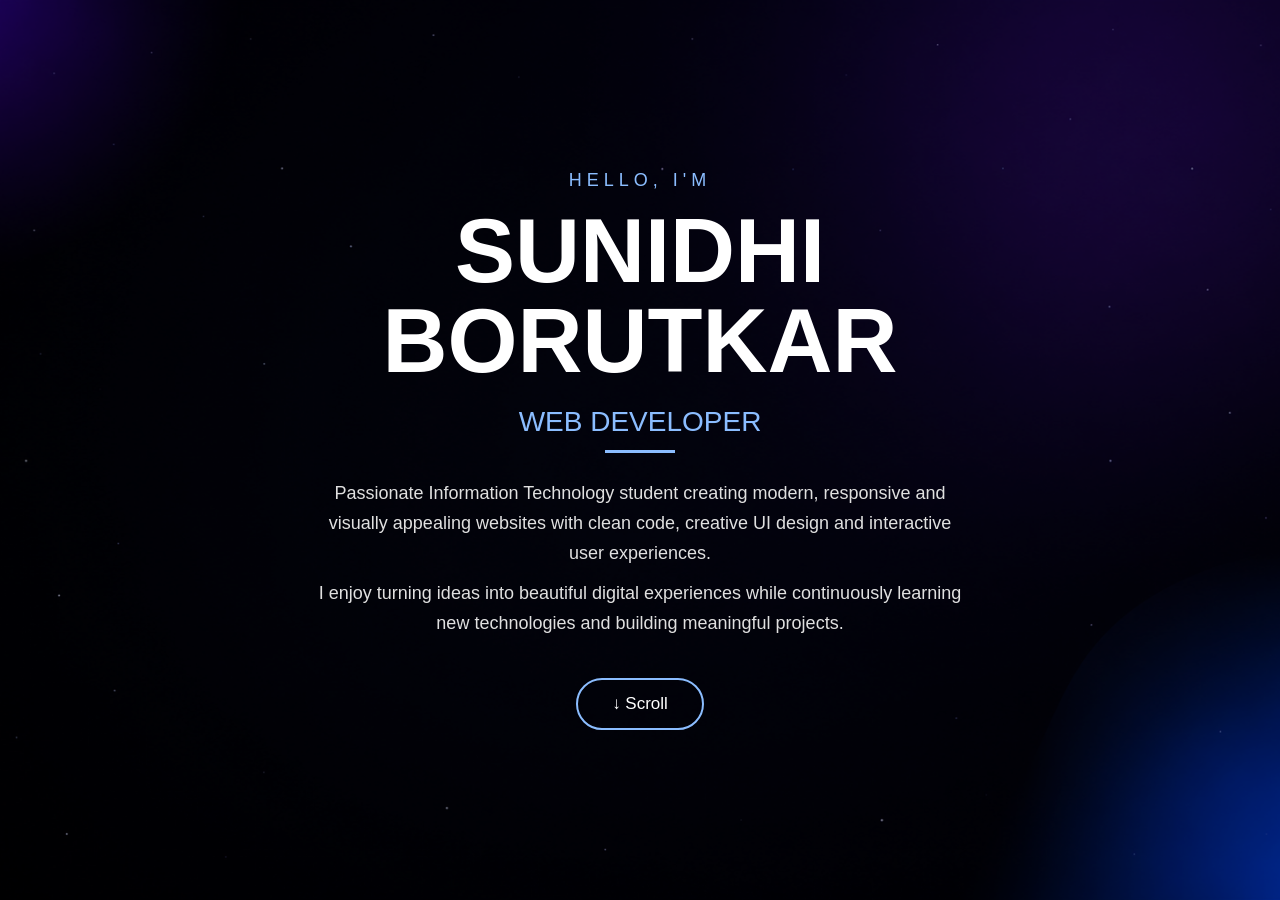
<file: index.html>
<!DOCTYPE html>
<html lang="en">
<head>
    <meta charset="UTF-8">
    <meta name="viewport" content="width=device-width, initial-scale=1.0">
    <link rel="stylesheet" href="style.css">
    <title>Document</title>
</head>
<body>
    <main class="hero">
    <h4 class="intro">HELLO, I'M</h4>
    <h1 class="name">
        SUNIDHI <br>
        BORUTKAR
    </h1>
    <h2 class="role">
        WEB DEVELOPER
    </h2>
    <p class="desc">
        Passionate Information Technology student creating modern,
        responsive and visually appealing websites with clean code,
        creative UI design and interactive user experiences.
    </p>
    <p class="desc2">
        I enjoy turning ideas into beautiful digital experiences while
        continuously learning new technologies and building meaningful projects.
    </p>
    <a href="./bento.html" class="scroll-btn">↓ Scroll</a>
</main>

</body>
</html>
</file>
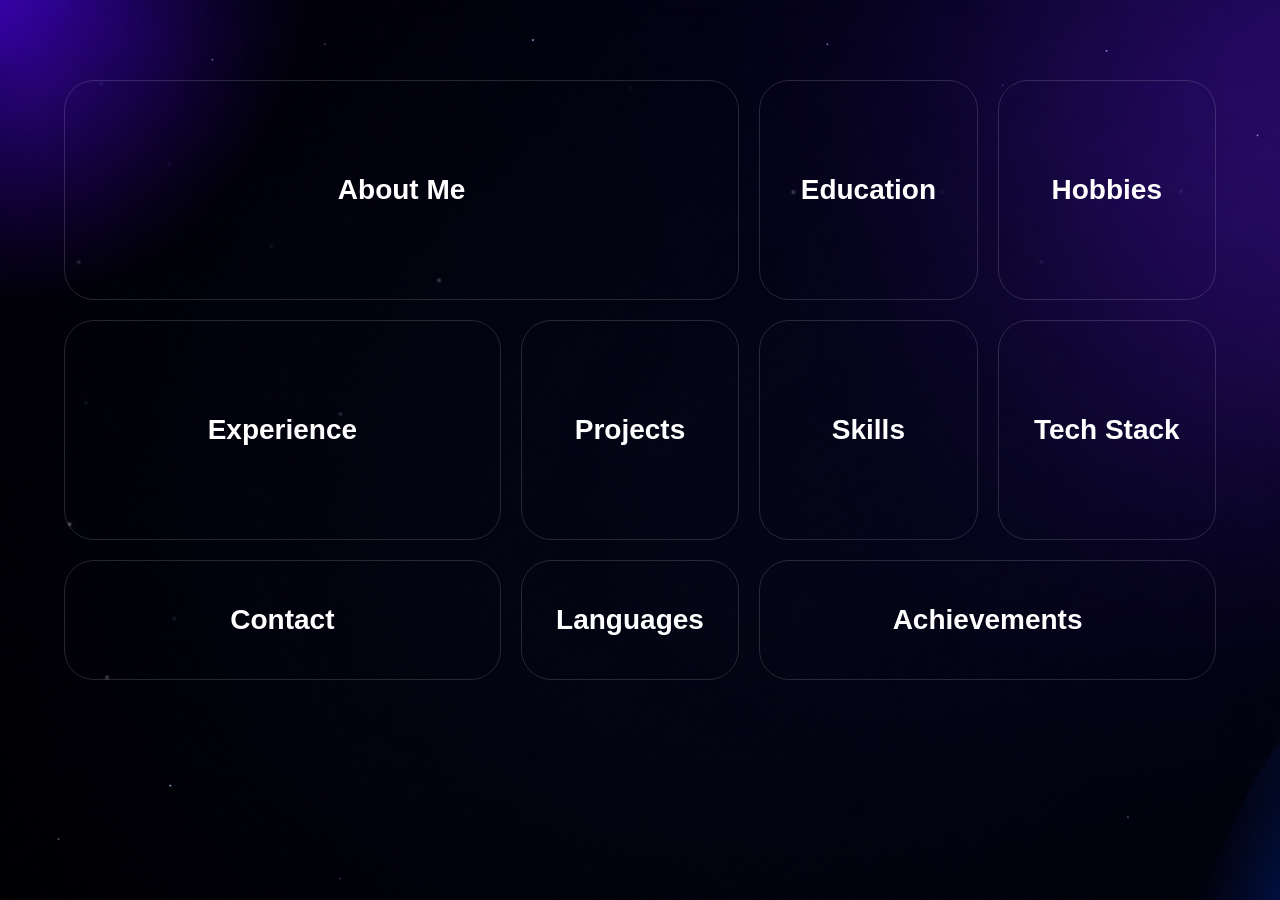
<file: bento.html>
<!DOCTYPE html>
<html lang="en">
<head>
    <meta charset="UTF-8">
    <meta name="viewport" content="width=device-width, initial-scale=1.0">
    <title>Document</title>
    <link rel="stylesheet" href="style2.css">
</head>
<body>
    <section class="bento">

   <a href="./cards/about_me.html" class="card about">
    <h2> About Me</h2>
</a>

<a href="./cards/education.html" class="card education">
    <h2>Education</h2>
</a>
<a href="./cards/hobbies.html" class="card hobbies">
    <h2>Hobbies</h2>
</a>

<a href="./cards/projects.html" class="card projects">
    <h2> Projects</h2>
</a>

<a href="./cards/skills.html" class="card skills">
    <h2> Skills</h2>
</a>

<a href="./cards/exp.html" class="card experience">
    <h2>Experience</h2>
</a>

<a href="./cards/tools.html" class="card tools">
    <h2> Tech Stack</h2>
</a>

<a href="./cards/contact.html" class="card contact">
    <h2> Contact</h2>
</a>

<a href="./cards/lang.html" class="card languages">
    <h2> Languages</h2>
</a>

<a href="./cards/achivements.html" class="card achievements">
    <h2> Achievements</h2>
</a>

</section>
</body>
</html>
</file>
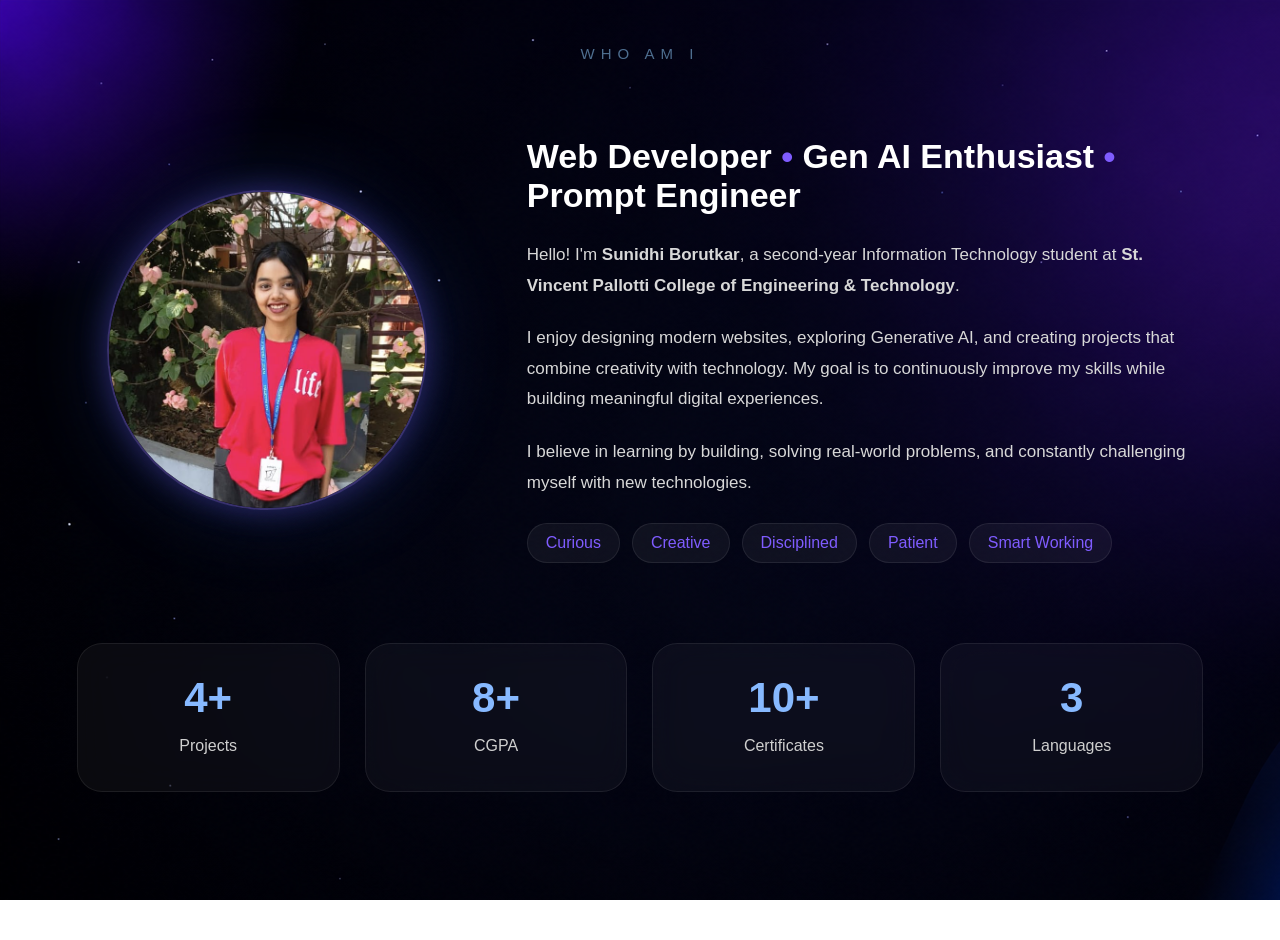
<file: cards/about_me.html>
<!DOCTYPE html>
<html lang="en">

<head>
    <meta charset="UTF-8">
    <meta name="viewport" content="width=device-width, initial-scale=1.0">
    <title>About Me | Sunidhi Borutkar</title>
    <link rel="stylesheet" href="style3.css">
</head>

<body>
    <section class="page">
        <div class="page-title">
            <p>WHO AM I</p>
        </div>

        <div class="about-container">
            <div class="about-image">
                <img src="../Images/WhatsApp Image 2026-07-20 at 10.54.25 PM.jpeg" alt="Sunidhi">
            </div>

            <div class="about-content">
                <h2>
                    Web Developer
                    <span>•</span>
                    Gen AI Enthusiast
                    <span>•</span>
                    Prompt Engineer
                </h2>

                <p>
                    Hello! I'm <strong>Sunidhi Borutkar</strong>, a second-year
                    Information Technology student at
                    <strong>St. Vincent Pallotti College of Engineering & Technology</strong>.
                </p>

                <p>
                    I enjoy designing modern websites, exploring Generative AI,
                    and creating projects that combine creativity with technology.
                    My goal is to continuously improve my skills while building
                    meaningful digital experiences.
                </p>

                <p>
                    I believe in learning by building, solving real-world problems,
                    and constantly challenging myself with new technologies.
                </p>

                <div class="tags">
                    <span>Curious</span>
                    <span>Creative</span>
                    <span>Disciplined</span>
                    <span>Patient</span>
                    <span>Smart Working</span>
                </div>
            </div>
        </div>

        <div class="stats">
            <div class="stat-card">
                <h2>4+</h2>
                <p>Projects</p>
            </div>

            <div class="stat-card">
                <h2>8+</h2>
                <p>CGPA</p>
            </div>

            <div class="stat-card">
                <h2>10+</h2>
                <p>Certificates</p>
            </div>

            <div class="stat-card">
                <h2>3</h2>
                <p>Languages</p>
            </div>

        </div>
    </section>

</body>
</html>
</file>
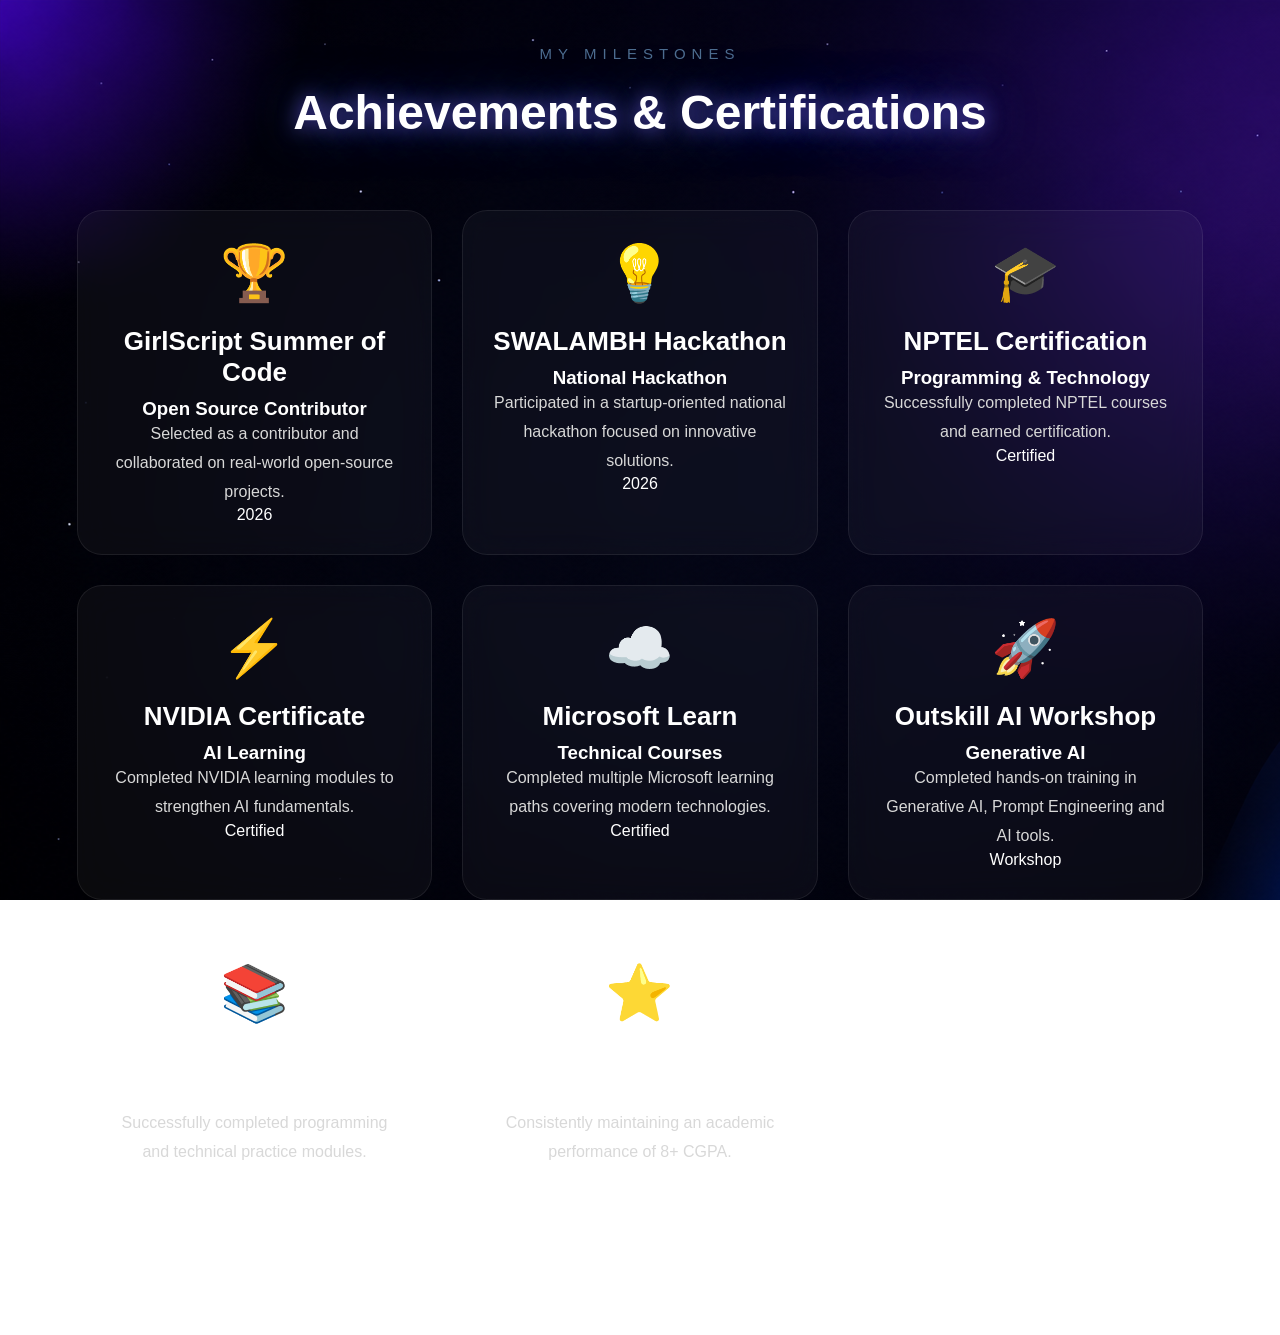
<file: cards/achivements.html>
<!DOCTYPE html>
<html lang="en">

<head>
    <meta charset="UTF-8">
    <meta name="viewport" content="width=device-width, initial-scale=1.0">
    <title>Achievements | Sunidhi Borutkar</title>
    <link rel="stylesheet" href="style3.css">
</head>

<body>

<section class="page">
    <div class="page-title">
        <p>MY MILESTONES</p>
        <h1>Achievements & Certifications</h1>
    </div>
    <div class="achievement-grid">

        <div class="achievement-card">
            <div class="icon">🏆</div>
            <h2>GirlScript Summer of Code</h2>
            <h3>Open Source Contributor</h3>
            <p>
                Selected as a contributor and collaborated on
                real-world open-source projects.
            </p>
            <span>2026</span>

        </div>

        <div class="achievement-card">
            <div class="icon">💡</div>
            <h2>SWALAMBH Hackathon</h2>
            <h3>National Hackathon</h3>
            <p>
                Participated in a startup-oriented national
                hackathon focused on innovative solutions.
            </p>
            <span>2026</span>

        </div>

        <div class="achievement-card">
            <div class="icon">🎓</div>
            <h2>NPTEL Certification</h2>
            <h3>Programming & Technology</h3>
            <p>
                Successfully completed NPTEL courses and
                earned certification.
            </p>
            <span>Certified</span>

        </div>

        <div class="achievement-card">
            <div class="icon">⚡</div>
            <h2>NVIDIA Certificate</h2>
            <h3>AI Learning</h3>
            <p>
                Completed NVIDIA learning modules to strengthen
                AI fundamentals.
            </p>
            <span>Certified</span>

        </div>

        <div class="achievement-card">
            <div class="icon">☁️</div>
            <h2>Microsoft Learn</h2>
            <h3>Technical Courses</h3>
            <p>
                Completed multiple Microsoft learning paths
                covering modern technologies.
            </p>
            <span>Certified</span>

        </div>

        <div class="achievement-card">
            <div class="icon">🚀</div>
            <h2>Outskill AI Workshop</h2>
            <h3>Generative AI</h3>
            <p>
                Completed hands-on training in Generative AI,
                Prompt Engineering and AI tools.
            </p>
            <span>Workshop</span>
        </div>

        <div class="achievement-card">
            <div class="icon">📚</div>
            <h2>CodeTantra</h2>
            <h3>Technical Learning</h3>
            <p>
                Successfully completed programming and
                technical practice modules.
            </p>
            <span>Completed</span>
        </div>

        <div class="achievement-card">
            <div class="icon">⭐</div>
            <h2>Academic Excellence</h2>
            <h3>B.Tech IT</h3>
            <p>
                Consistently maintaining an academic
                performance of 8+ CGPA.
            </p>
            <span>8+ CGPA</span>

        </div>
    </div>

</section>

</body>

</html>
</file>
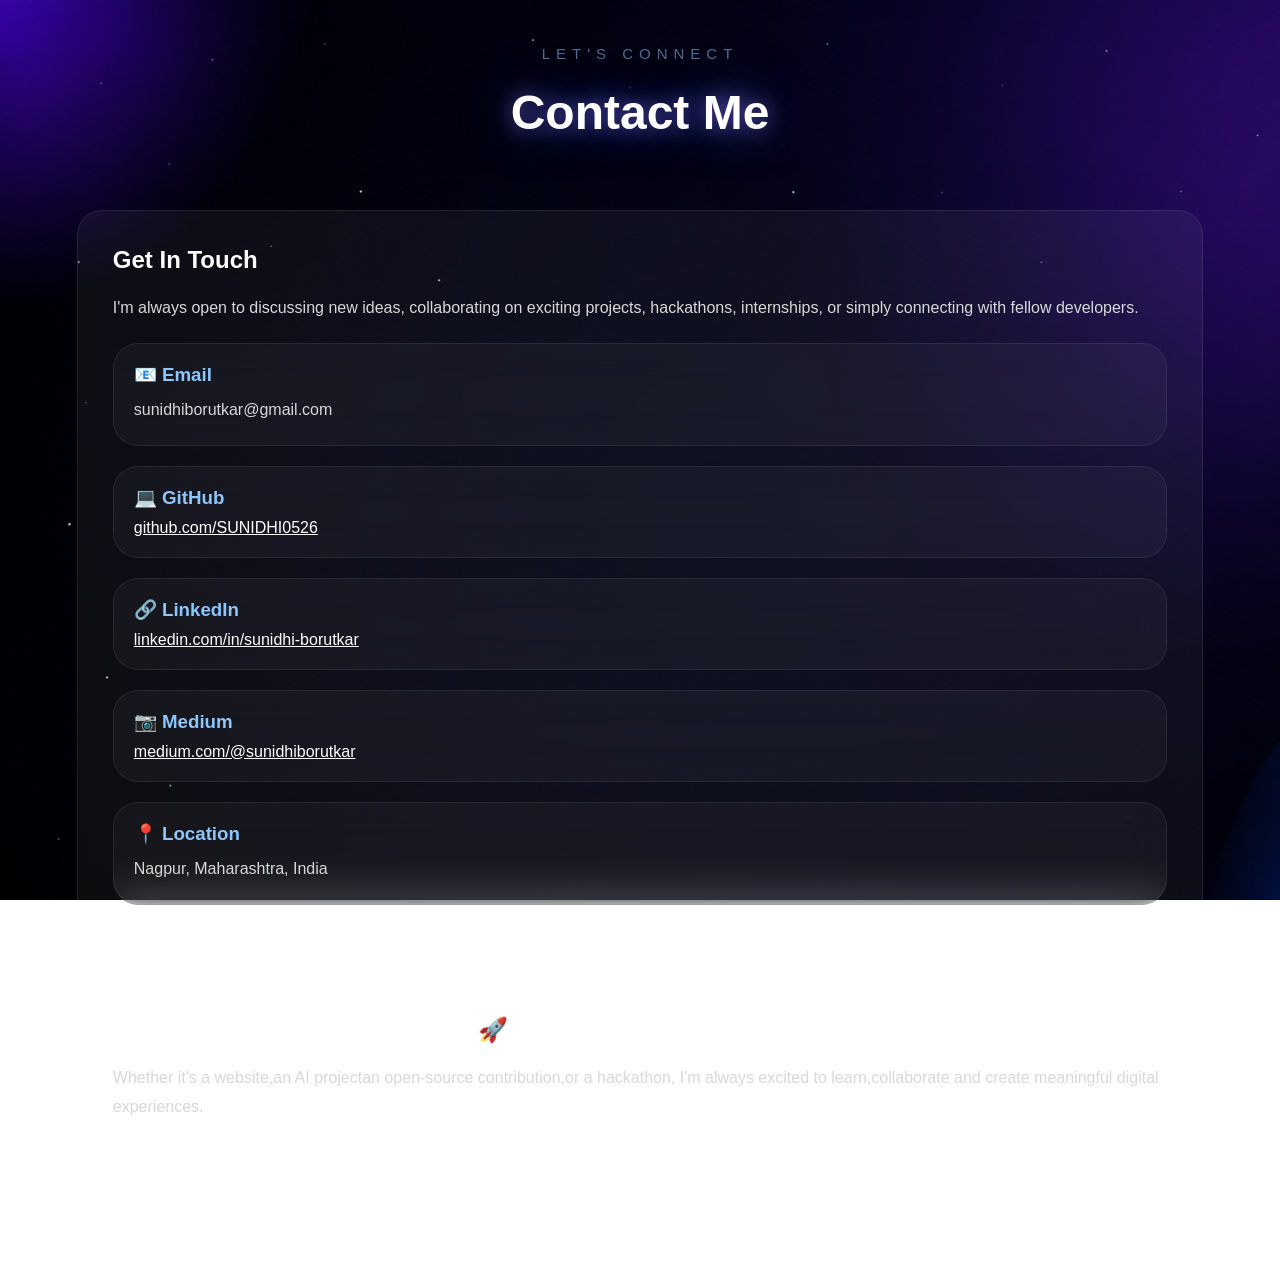
<file: cards/contact.html>
<!DOCTYPE html>
<html lang="en">

<head>
    <meta charset="UTF-8">
    <meta name="viewport" content="width=device-width, initial-scale=1.0">
    <title>Contact | Sunidhi Borutkar</title>
    <link rel="stylesheet" href="style3.css">
</head>

<body>

<section class="page">
    <div class="page-title">
        <p>LET'S CONNECT</p>
        <h1>Contact Me</h1>
    </div>

    <div class="contact-container">
        <div class="contact-info">
            <h2>Get In Touch</h2>
            <p>
                I'm always open to discussing new ideas,
                collaborating on exciting projects,
                hackathons, internships,
                or simply connecting with fellow developers.

            </p>

            <div class="contact-card">
                <h3>📧 Email</h3>
                <p>sunidhiborutkar@gmail.com</p>
            </div>

            <div class="contact-card">
                <h3>💻 GitHub</h3>
                <a href="https://github.com/SUNIDHI0526" target="_blank">
                    github.com/SUNIDHI0526
                </a>

            </div>

            <div class="contact-card">
                <h3>🔗 LinkedIn</h3>
                <a href="https://www.linkedin.com/in/sunidhi-borutkar/" target="_blank">
                    linkedin.com/in/sunidhi-borutkar
                </a>
            </div>

            <div class="contact-card">
                <h3>📷 Medium</h3>
                <a href="https://medium.com/@sunidhiborutkar" target="_blank">
                    medium.com/@sunidhiborutkar
                </a>

            </div>

            <div class="contact-card">
                <h3>📍 Location</h3>
                <p>Nagpur, Maharashtra, India</p>

            </div>

        </div>

        <div class="contact-message">
            <h2>Let's Build Something Amazing 🚀</h2>
            <p>

                Whether it's a website,an AI projectan open-source contribution,or a hackathon, I'm always excited to learn,collaborate and create meaningful digital experiences.
            </p>
        </div>

    </div>

</section>

</body>

</html>
</file>
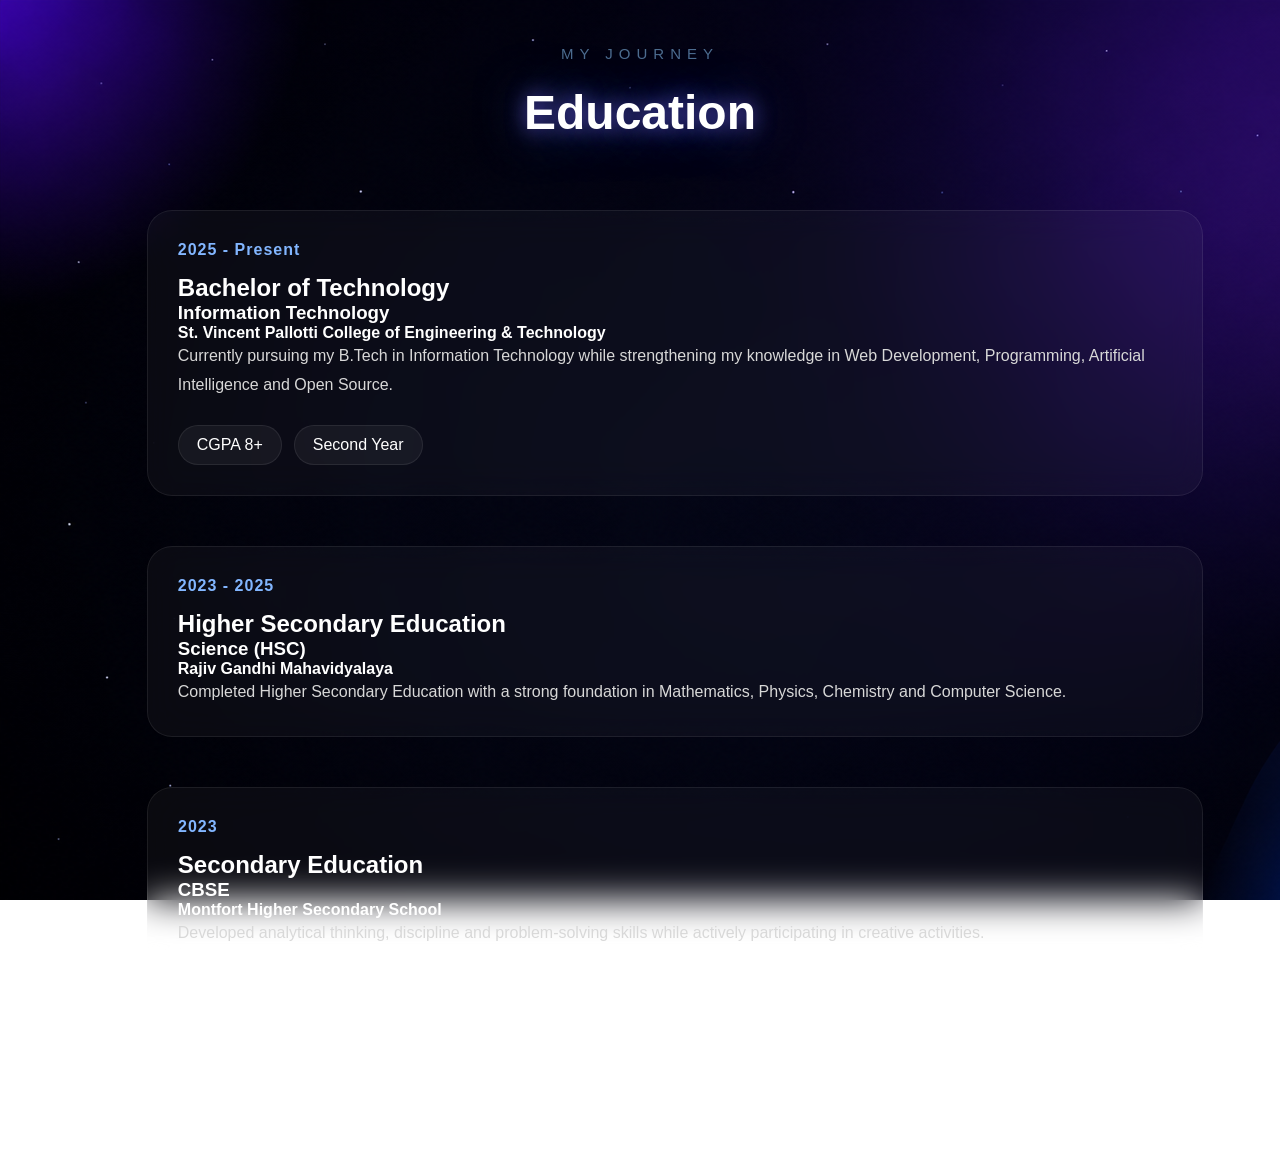
<file: cards/education.html>
<!DOCTYPE html>
<html lang="en">

<head>
    <meta charset="UTF-8">
    <meta name="viewport" content="width=device-width, initial-scale=1.0">
    <title>Education | Sunidhi Borutkar</title>
    <link rel="stylesheet" href="style3.css">
</head>

<body>

<section class="page">
    <div class="page-title">
        <p>MY JOURNEY</p>
        <h1>Education</h1>
    </div>

    <div class="timeline">
        <div class="timeline-card">
            <span class="year">2025 - Present</span>
            <h2>Bachelor of Technology</h2>
            <h3>Information Technology</h3>
            <h4>St. Vincent Pallotti College of Engineering & Technology</h4>

            <p>
                Currently pursuing my B.Tech in Information Technology while
                strengthening my knowledge in Web Development,
                Programming, Artificial Intelligence and Open Source.
            </p>

            <div class="chips">
                <span>CGPA 8+</span>
                <span>Second Year</span>

            </div>

        </div>



        <div class="timeline-card">
            <span class="year">2023 - 2025</span>
            <h2>Higher Secondary Education</h2>
            <h3>Science (HSC)</h3>
            <h4>Rajiv Gandhi Mahavidyalaya</h4>
            <p>
                Completed Higher Secondary Education with a strong
                foundation in Mathematics, Physics, Chemistry and Computer Science.
            </p>

        </div>

        <div class="timeline-card">
            <span class="year">2023</span>
            <h2>Secondary Education</h2>
            <h3>CBSE</h3>
            <h4>Montfort Higher Secondary School</h4>
            <p>
                Developed analytical thinking, discipline and problem-solving
                skills while actively participating in creative activities.
            </p>
        </div>
    </div>
</section>

</body>

</html>
</file>
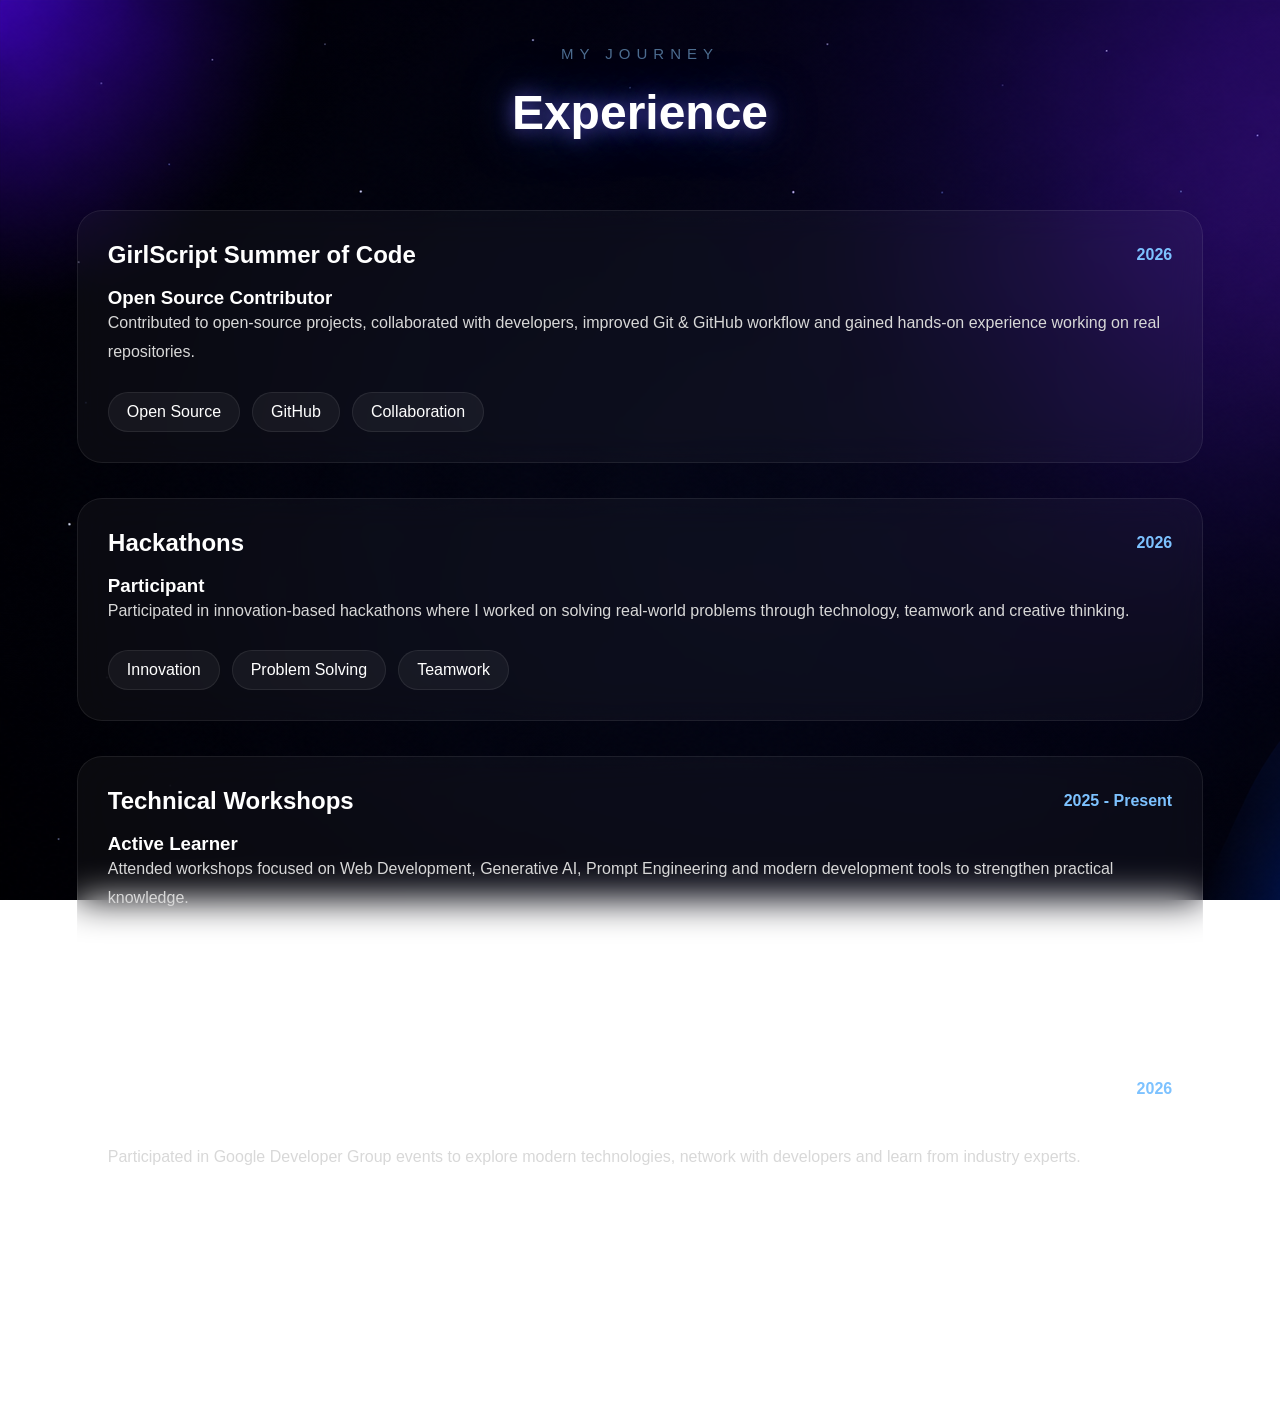
<file: cards/exp.html>
<!DOCTYPE html>
<html lang="en">

<head>
    <meta charset="UTF-8">
    <meta name="viewport" content="width=device-width, initial-scale=1.0">
    <title>Experience | Sunidhi Borutkar</title>
    <link rel="stylesheet" href="style3.css">
</head>

<body>

<section class="page">
    <div class="page-title">
        <p>MY JOURNEY</p>
        <h1>Experience</h1>
    </div>

    <div class="experience-container">
        <div class="experience-card">
            <div class="experience-head">
                <h2>GirlScript Summer of Code</h2>
                <span>2026</span>
            </div>
            <h3>Open Source Contributor</h3>
            <p>
                Contributed to open-source projects, collaborated with
                developers, improved Git & GitHub workflow and gained
                hands-on experience working on real repositories.
            </p>

            <div class="exp-tags">
                <span>Open Source</span>
                <span>GitHub</span>
                <span>Collaboration</span>

            </div>
        </div>

        <div class="experience-card">
            <div class="experience-head">
                <h2>Hackathons</h2>
                <span>2026</span>
            </div>
            <h3>Participant</h3>
            <p>
                Participated in innovation-based hackathons where I
                worked on solving real-world problems through
                technology, teamwork and creative thinking.
            </p>

            <div class="exp-tags">
                <span>Innovation</span>
                <span>Problem Solving</span>
                <span>Teamwork</span>
            </div>

        </div>

        <div class="experience-card">
            <div class="experience-head">
                <h2>Technical Workshops</h2>
                <span>2025 - Present</span>
            </div>
            <h3>Active Learner</h3>
            <p>
                Attended workshops focused on Web Development,
                Generative AI, Prompt Engineering and modern
                development tools to strengthen practical knowledge.
            </p>
            <div class="exp-tags">
                <span>Gen AI</span>
                <span>Web Dev</span>
                <span>Learning</span>

            </div>
        </div>

        <div class="experience-card">
            <div class="experience-head">
                <h2>GDG Events</h2>
                <span>2026</span>
            </div>

            <h3>Participant</h3>
            <p>
                Participated in Google Developer Group events to
                explore modern technologies, network with developers
                and learn from industry experts.
            </p>
            <div class="exp-tags">
                <span>Networking</span>
                <span>Google</span>
                <span>Community</span>

            </div>
        </div>

    </div>
</section>S
</body>

</html>
</file>
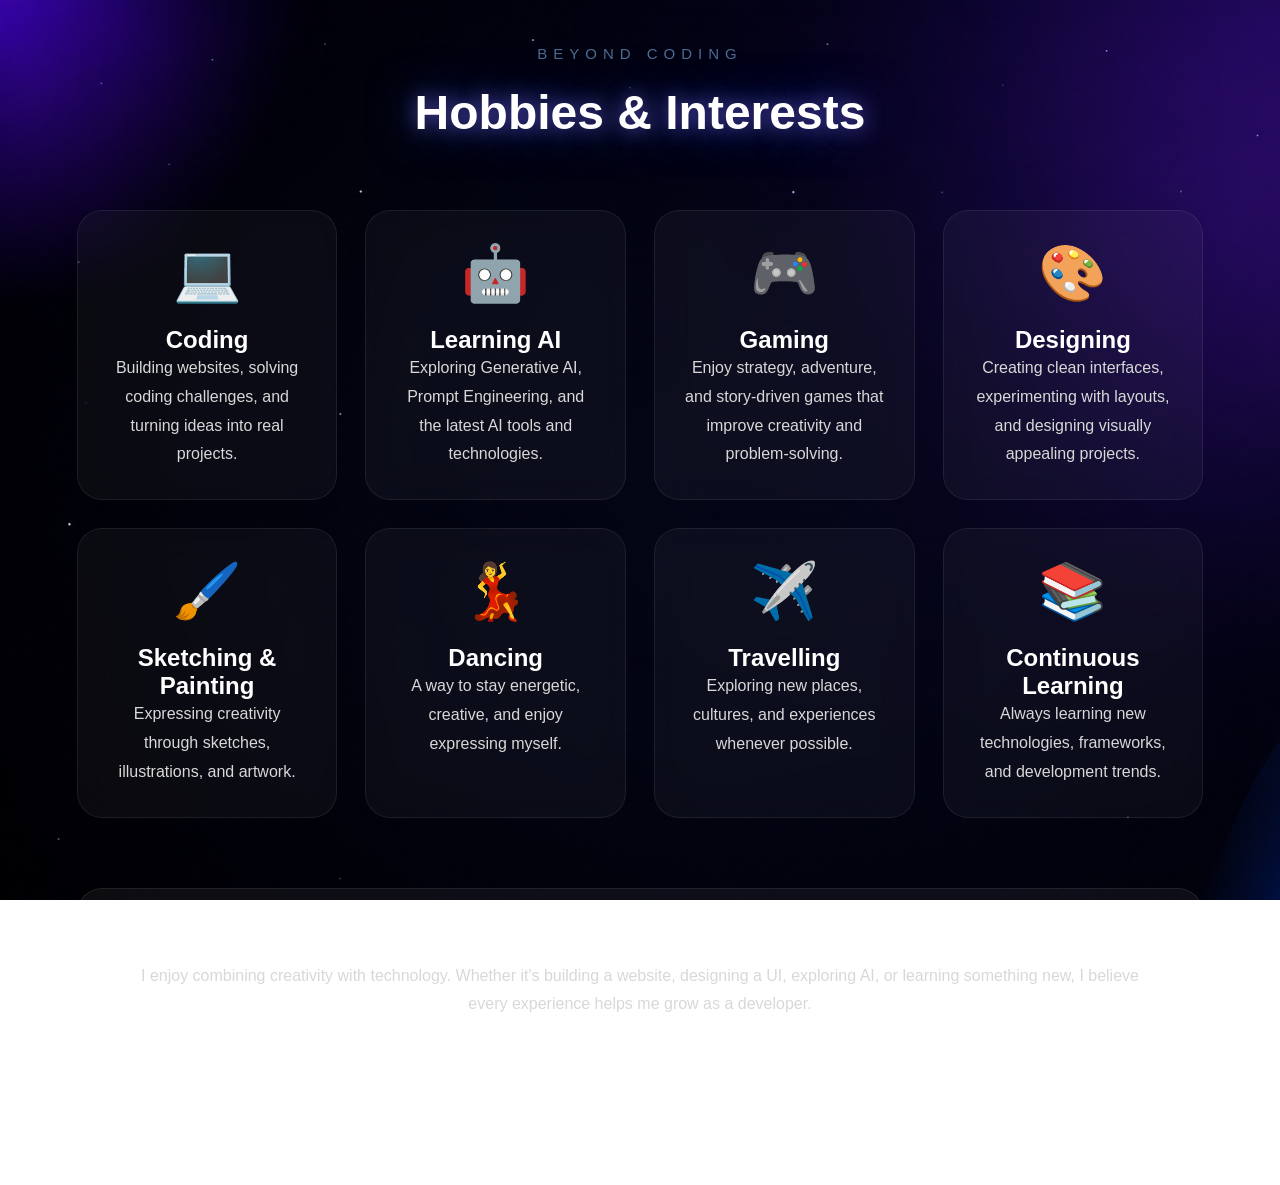
<file: cards/hobbies.html>
<!DOCTYPE html>
<html lang="en">

<head>
    <meta charset="UTF-8">
    <meta name="viewport" content="width=device-width, initial-scale=1.0">
    <title>Hobbies | Sunidhi Borutkar</title>
    <link rel="stylesheet" href="style3.css">
</head>

<body>

<section class="page">
    <div class="page-title">
        <p>BEYOND CODING</p>
        <h1>Hobbies & Interests</h1>
    </div>

    <div class="hobbies-grid">
        <div class="hobby-card">
            <div class="hobby-icon">💻</div>
            <h2>Coding</h2>
            <p>
                Building websites, solving coding challenges,
                and turning ideas into real projects.
            </p>

        </div>

        <div class="hobby-card">
            <div class="hobby-icon">🤖</div>
            <h2>Learning AI</h2>
            <p>
                Exploring Generative AI, Prompt Engineering,
                and the latest AI tools and technologies.
            </p>
        </div>

        <div class="hobby-card">
            <div class="hobby-icon">🎮</div>
            <h2>Gaming</h2>
            <p>
                Enjoy strategy, adventure, and story-driven games
                that improve creativity and problem-solving.
            </p>
        </div>


        <div class="hobby-card">
            <div class="hobby-icon">🎨</div>
            <h2>Designing</h2>

            <p>
                Creating clean interfaces, experimenting with layouts,
                and designing visually appealing projects.
            </p>
        </div>

        <div class="hobby-card">
            <div class="hobby-icon">🖌️</div>
            <h2>Sketching & Painting</h2>
            <p>
                Expressing creativity through sketches,
                illustrations, and artwork.
            </p>

        </div>

        <div class="hobby-card">
            <div class="hobby-icon">💃</div>
            <h2>Dancing</h2>
            <p>
                A way to stay energetic, creative,
                and enjoy expressing myself.
            </p>
        </div>

        <div class="hobby-card">
            <div class="hobby-icon">✈️</div>
            <h2>Travelling</h2>
            <p>
                Exploring new places, cultures,
                and experiences whenever possible.
            </p>
        </div>

        <div class="hobby-card">
            <div class="hobby-icon">📚</div>
            <h2>Continuous Learning</h2>
            <p>
                Always learning new technologies,
                frameworks, and development trends.
            </p>
        </div>
    </div>

    <div class="interest-box">
        <h2>What Drives Me?</h2>
        <p>

            I enjoy combining creativity with technology.
            Whether it's building a website, designing a UI,
            exploring AI, or learning something new,
            I believe every experience helps me grow as a developer.
        </p>

    </div>

</section>
</body>

</html>
</file>
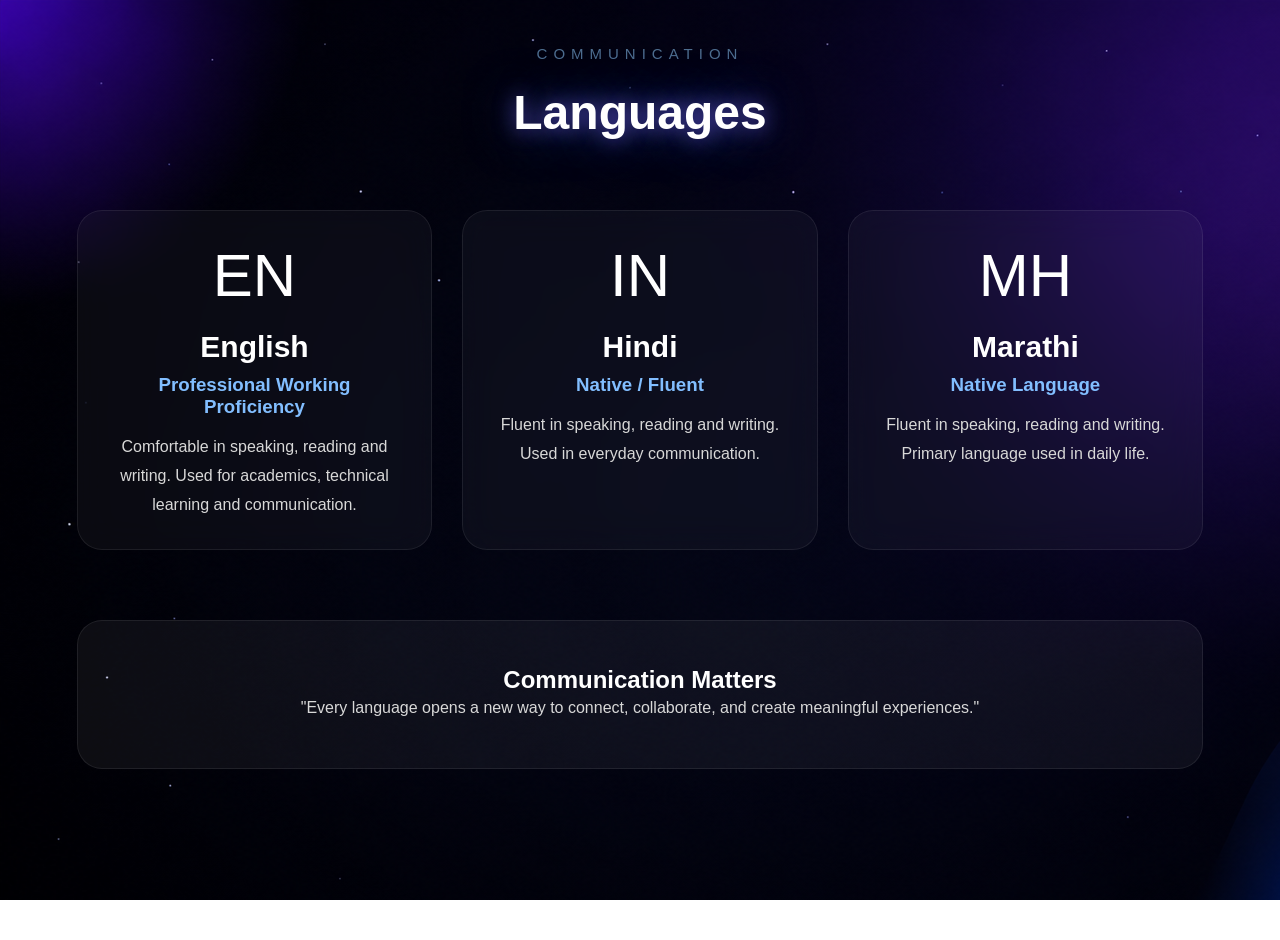
<file: cards/lang.html>
<!DOCTYPE html>
<html lang="en">

<head>
    <meta charset="UTF-8">
    <meta name="viewport" content="width=device-width, initial-scale=1.0">
    <title>Languages | Sunidhi Borutkar</title>
    <link rel="stylesheet" href="style3.css">
</head>

<body>

<section class="page">
    <div class="page-title">
        <p>COMMUNICATION</p>
        <h1>Languages</h1>
    </div>

    <div class="language-container">
        <div class="language-card">
            <div class="language-icon">
                EN
            </div>

            <h2>English</h2>
            <h3>Professional Working Proficiency</h3>
            <p>
                Comfortable in speaking, reading and writing.
                Used for academics, technical learning and communication.
            </p>

        </div>

        <div class="language-card">
            <div class="language-icon">
                IN
            </div>
            <h2>Hindi</h2>
            <h3>Native / Fluent</h3>
            <p>
                Fluent in speaking, reading and writing.
                Used in everyday communication.
            </p>
        </div>

        <div class="language-card">
            <div class="language-icon">
                MH
            </div>
            <h2>Marathi</h2>
            <h3>Native Language</h3>
            <p>
                Fluent in speaking, reading and writing.
                Primary language used in daily life.
            </p>
        </div>

    </div>

    <div class="quote-card">
        <h2>Communication Matters</h2>
        <p>
            "Every language opens a new way to connect, collaborate,
            and create meaningful experiences."
        </p>
    </div>

</section>

</body>

</html>
</file>
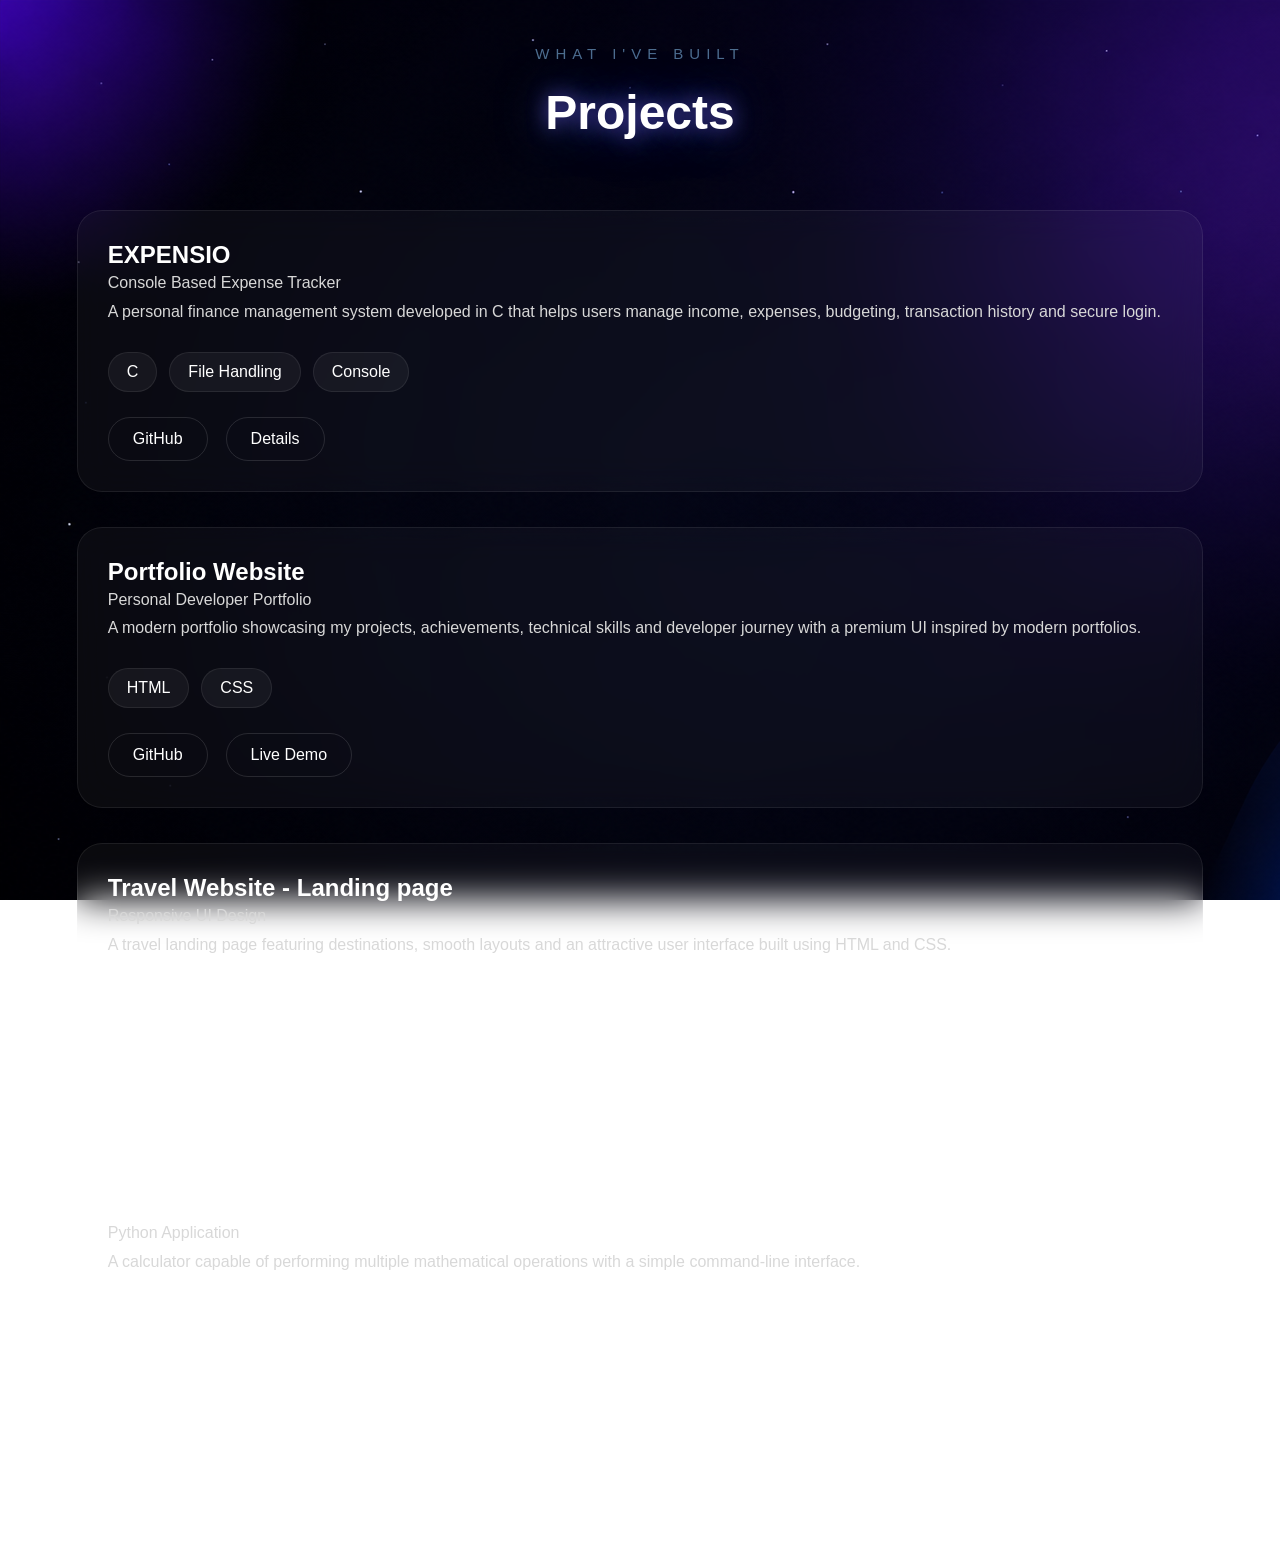
<file: cards/projects.html>
<!DOCTYPE html>
<html lang="en">

<head>
    <meta charset="UTF-8">
    <meta name="viewport" content="width=device-width, initial-scale=1.0">
    <title>Projects | Sunidhi Borutkar</title>
    <link rel="stylesheet" href="style3.css">
</head>

<body>

<section class="page">
    <div class="page-title">
        <p>WHAT I'VE BUILT</p>
        <h1>Projects</h1>
    </div>

    <div class="projects-grid">
        <div class="project-card">
            <h2>EXPENSIO</h2>
            <p class="project-type">
                Console Based Expense Tracker
            </p>
            <p>
                A personal finance management system developed in C that
                helps users manage income, expenses, budgeting,
                transaction history and secure login.
            </p>
            <div class="tech">
                <span>C</span>
                <span>File Handling</span>
                <span>Console</span>
            </div>

            <div class="buttons">
                <a href="#">GitHub</a>
                <a href="#">Details</a>
            </div>

        </div>

        <div class="project-card">
            <h2>Portfolio Website</h2>
            <p class="project-type">
                Personal Developer Portfolio
            </p>
            <p>
                A modern portfolio showcasing my projects,
                achievements, technical skills and developer journey
                with a premium UI inspired by modern portfolios.
            </p>

            <div class="tech">
                <span>HTML</span>
                <span>CSS</span>
            </div>

            <div class="buttons">
                <a href="#">GitHub</a>
                <a href="#">Live Demo</a>

            </div>
        </div>
        <div class="project-card">
            <h2>Travel Website - Landing page</h2>
            <p class="project-type">
                Responsive UI Design
            </p>
            <p>
                A travel landing page featuring destinations,
                smooth layouts and an attractive user interface
                built using HTML and CSS.
            </p>
            <div class="tech">
                <span>HTML</span>
                <span>CSS</span>

            </div>

            <div class="buttons">
                <a href="#">GitHub</a>
                <a href="#">Preview</a>
            </div>
        </div>

        <div class="project-card">
            <h2>Dynamic Calculator</h2>
            <p class="project-type">
                Python Application
            </p>
            <p>
                A calculator capable of performing multiple
                mathematical operations with a simple
                command-line interface.
            </p>
            <div class="tech">
                <span>Python</span>
            </div>

            <div class="buttons">
                <a href="#">GitHub</a>
                <a href="#">Details</a>

            </div>
        </div>
    </div>

</section>
</body>

</html>
</file>
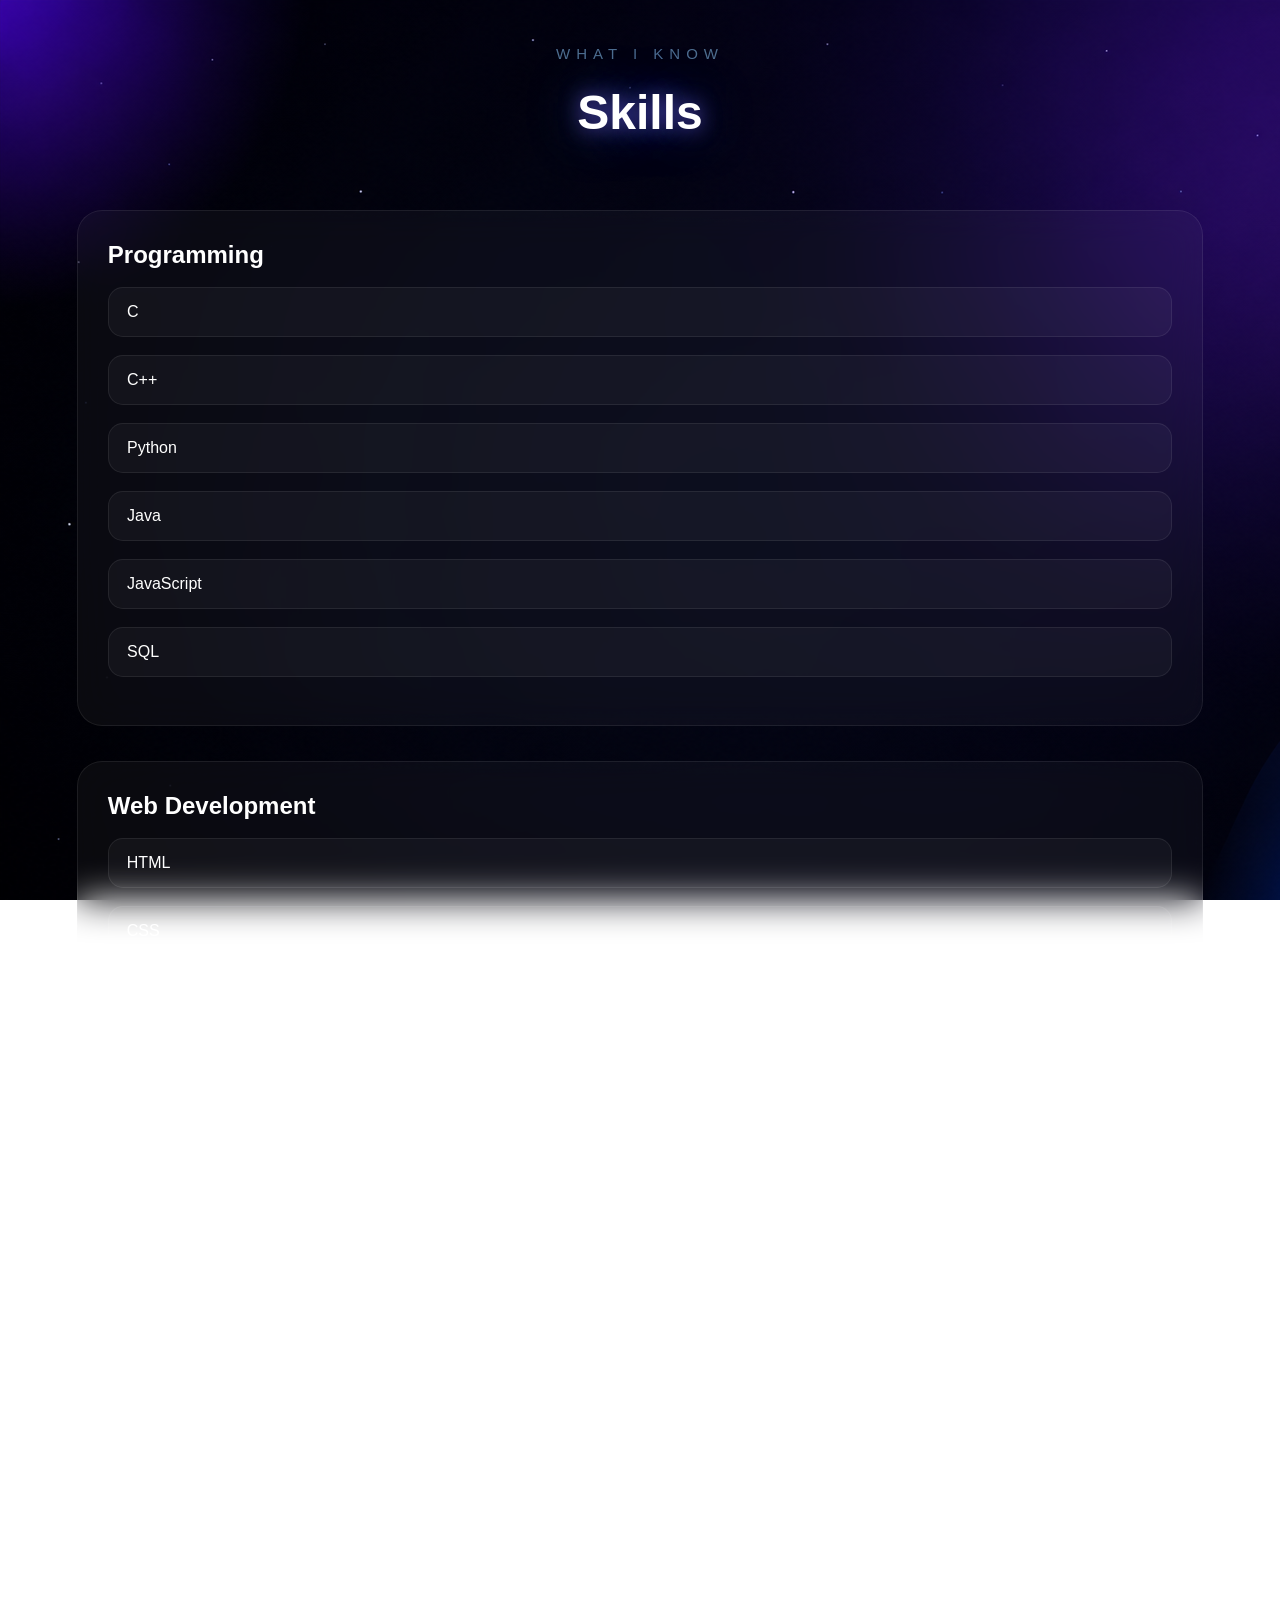
<file: cards/skills.html>
<!DOCTYPE html>
<html lang="en">

<head>
    <meta charset="UTF-8">
    <meta name="viewport" content="width=device-width, initial-scale=1.0">
    <title>Skills | Sunidhi Borutkar</title>
    <link rel="stylesheet" href="style3.css">
</head>

<body>
<section class="page">
    <div class="page-title">
        <p>WHAT I KNOW</p>
        <h1>Skills</h1>
    </div>
    <div class="skills-grid">
        <div class="skill-card">
            <h2>Programming</h2>
            <ul>

                <li><span>C</span></li>
                <li><span>C++</span></li>
                <li><span>Python</span></li>
                <li><span>Java</span></li>
                <li><span>JavaScript</span></li>
                <li><span>SQL</span></li>

            </ul>
        </div>

        <div class="skill-card">
            <h2>Web Development</h2>
            <ul>
                <li><span>HTML</span></li>
                <li><span>CSS</span></li>
                <li><span>Responsive Design</span></li>
                <li><span>UI / UX</span></li>
            </ul>
        </div>

        <div class="skill-card">
            <h2>Version Control</h2>
            <ul>
                <li><span>Git</span></li>
                <li><span>GitHub</span></li>
            </ul>
        </div>

        <div class="skill-card">
            <h2>AI & Productivity</h2>
            <ul>
                <li><span>Prompt Engineering</span></li>
                <li><span>Generative AI</span></li>
                <li><span>Google AI Studio</span></li>
                <li><span>AI Tools</span>S</li>
            </ul>
        </div>

        <div class="skill-card">
            <h2>Soft Skills</h2>
            <div class="tags">
                <span>Curious</span>
                <span>Creative</span>
                <span>Disciplined</span>
                <span>Patient</span>
                <span>Problem Solving</span>
                <span>Smart Working</span>
                <span>Teamwork</span>
                <span>Adaptability</span>
            </div>
        </div>
    </div>

</section>
</body>

</html>
</file>
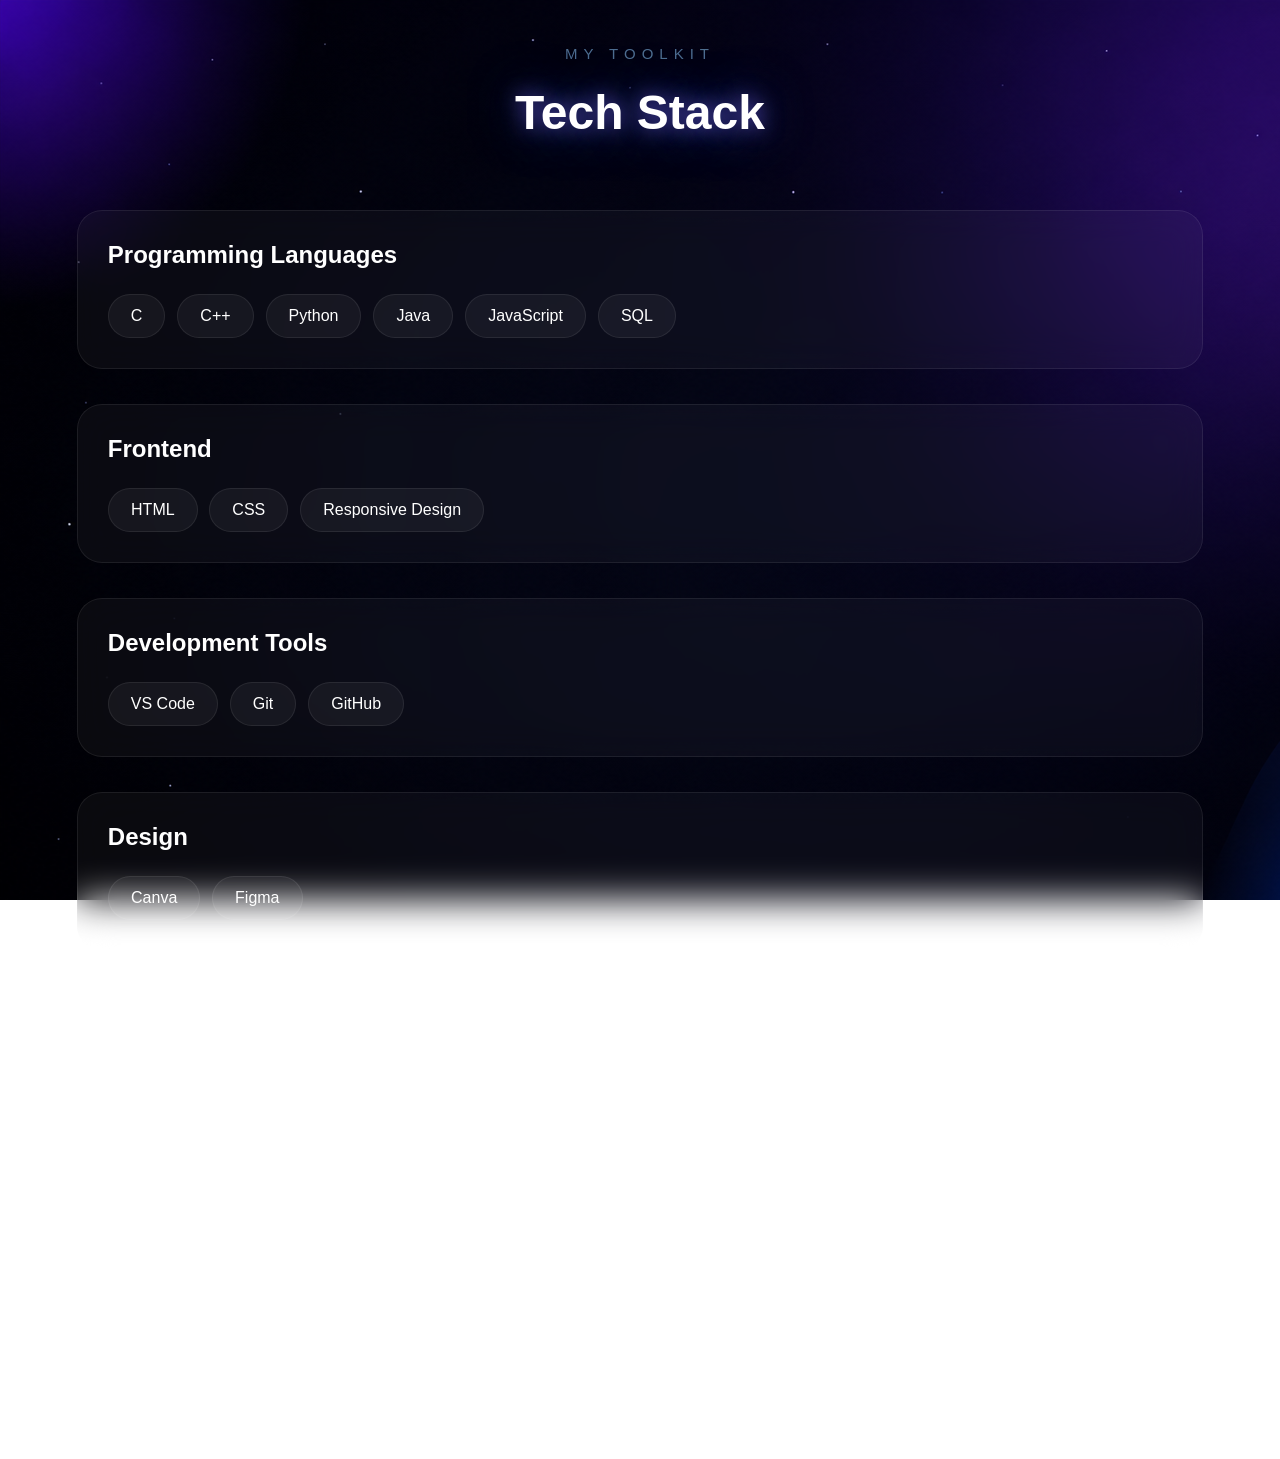
<file: cards/tools.html>
<!DOCTYPE html>
<html lang="en">

<head>
    <meta charset="UTF-8">
    <meta name="viewport" content="width=device-width, initial-scale=1.0">
    <title>Tech Stack | Sunidhi Borutkar</title>
    <link rel="stylesheet" href="style3.css">
</head>

<body>

<section class="page">
    <div class="page-title">
        <p>MY TOOLKIT</p>
        <h1>Tech Stack</h1>
    </div>

    <div class="tools-container">

        <div class="tool-card">
            <h2>Programming Languages</h2>
            <div class="tool-list">
                <span>C</span>
                <span>C++</span>
                <span>Python</span>
                <span>Java</span>
                <span>JavaScript</span>
                <span>SQL</span>
            </div>
        </div>

        <div class="tool-card">
            <h2>Frontend</h2>
            <div class="tool-list">
                <span>HTML</span>
                <span>CSS</span>
                <span>Responsive Design</span>
            </div>
        </div>

        <div class="tool-card">
            <h2>Development Tools</h2>
            <div class="tool-list">
                <span>VS Code</span>
                <span>Git</span>
                <span>GitHub</span>
            </div>
        </div>

        <div class="tool-card">
            <h2>Design</h2>
            <div class="tool-list">
                <span>Canva</span>
                <span>Figma</span>
            </div>
        </div>

        <div class="tool-card">
            <h2>AI & Productivity</h2>
            <div class="tool-list">
                <span>Google AI Studio</span>
                <span>Prompt Engineering</span>
                <span>Generative AI</span>
                <span>AI Tools</span>
            </div>
        </div>

        <div class="tool-card">
            <h2>Currently Exploring</h2>
            <div class="tool-list">
                <span>React</span>
                <span>Advanced JavaScript</span>
                <span>Cloud</span>
                <span>Open Source</span>
            </div>
        </div>

    </div>
</section>

</body>

</html>
</file>
<file: style.css>
*{
    margin:0;
    padding:0;
    box-sizing:border-box;
    font-family:'Poppins',sans-serif;
}

body{
    width:100%;
    height:100vh;
    background-image:url("./Images/ChatGPT\ Image\ Jul\ 20\,\ 2026\,\ 08_06_12\ PM.png");
    background-size:cover;
    background-position:center;
    background-repeat:no-repeat;
    background-attachment:fixed;
    color:#fff;
    overflow:hidden;
}

body::before{
    content:"";
    position:fixed;
    top:0;
    left:0;
    width:100%;
    height:100%;
    background:rgba(0,0,0,0.45);
}

.hero{
    width:100%;
    height:100vh;
    display:flex;
    flex-direction:column;
    justify-content:center;
    align-items:center;
    text-align:center;
    position:relative;
    z-index:1;
    padding:20px;
}
.intro{
    font-size:18px;
    letter-spacing:5px;
    color:#8bbdff;
    margin-bottom:15px;
    font-weight:500;
}

.name{
    font-size:90px;
    line-height:90px;
    font-weight:700;
    margin-bottom:20px;
}

.name span{
    color:#8bbdff;
}

.name:hover{
    color:#8bbdff;
    transition:.3s;
}

.name:hover span{
    color:white;
}

.role{
    font-size:28px;
    color:#8bbdff;
    font-weight:500;
    margin-bottom:25px;
}

.role::after{
    content:"";
    display:block;
    width:70px;
    height:3px;
    background:#8bbdff;
    margin:12px auto 0;
}

.desc,
.desc2{
    width:650px;
    max-width:90%;
    font-size:18px;
    line-height:30px;
    color:#e0e0e0;
}

.desc{
    margin-bottom:10px;
}

.scroll-btn{
    margin-top:40px;
    padding:14px 34px;
    border:2px solid #8bbdff;
    border-radius:30px;
    color:white;
    text-decoration:none;
    font-size:17px;
    font-weight:500;
    transition:.3s;
}

.scroll-btn:hover{
    background:#8bbdff;
    color:#111;
}

::selection{
    background:#8bbdff;
    color:#111;
}
</file>
<file: style2.css>
*{
    margin:0;
    padding:0;
    box-sizing:border-box;
    font-family:Arial, Helvetica, sans-serif;
}

body{
    background-image: url("./Images/ChatGPT\ Image\ Jul\ 20\,\ 2026\,\ 08_06_12\ PM.png");
    color:white;
}

.bento{
    width:90%;
    margin:80px auto;
    display:grid;
    grid-template-columns:2fr 1fr 1fr 1fr;
    grid-template-rows:220px 220px 120px;
    gap:20px;
}


.card{
    background:transparent;
    border:1px solid rgba(255,255,255,.15);
    border-radius:30px;
    backdrop-filter:blur(01px);
    display:flex;
    justify-content:center;
    align-items:center;
    text-align:center;
    text-decoration:none;
    color:white;
    transition:.4s;
    width:100%;
    height:100%;

}

.card:hover{
    transform:translateY(-8px);
    border-color:#362362;
    box-shadow:0 0 25px rgba(139,92,246,.4);
}

.card h2{
    font-size:28px;
    font-weight:600;

}

.about{
    grid-column:1 / 3;
    grid-row:1;
}

.education{
    grid-column:3;
    grid-row:1;
}

.hobbies{
    grid-column:4;
    grid-row:1;
}

.experience{
    grid-column:1;
    grid-row:2;
}

.projects{
    grid-column:2;
    grid-row:2;
}

.skills{
    grid-column:3;
    grid-row:2;
}

.tools{
    grid-column:4;
    grid-row:2;
}

.contact{
    grid-column:1;
    grid-row:3;
}

.languages{
    grid-column:2;
    grid-row:3;
}

.achievements{
    grid-column:3 / 5;
    grid-row:3;
}
</file>
<file: cards/style3.css>
*{
    margin:0;
    padding:0;
    box-sizing:border-box;
    scroll-behavior:smooth;
}

body{
    font-family:'Poppins',sans-serif;
    color:white;
    overflow-x:hidden;
    min-height:100vh;
    background:url("../Images/ChatGPT\ Image\ Jul\ 20\,\ 2026\,\ 08_06_12\ PM.png");
    background-attachment:fixed;
    position:relative;

}

.page{
    width:88%;
    margin:auto;
    padding-bottom:120px;
}

.page-title{
    text-align:center;
    margin:40px 0 70px;

}

.page-title p{
    color:#4e6e8f;
    letter-spacing:6px;
    text-transform:uppercase;
    font-size:15px;
}

.page-title h1{
    margin-top:18px;
    font-size:70px;
    font-family:'Space Grotesk',sans-serif;
    text-shadow:
    0 0 20px #5449b7,
    0 0 50px rgba(80,140,255,.5);
}

.card,
.project-card,
.skill-card,
.tool-card,
.language-card,
.hobby-card,
.achievement-card,
.timeline-card,
.experience-card,
.contact-card,
.stat-card{
    background:
    rgba(255,255,255,.04);
    border:
    1px solid rgba(255,255,255,.08);
    backdrop-filter:blur(18px);
    border-radius:25px;
    padding:30px;
    transition:.45s;

} 

.buttons{
    display:flex;
    gap:18px;
    margin-top:25px;
}

.buttons a{
    text-decoration:none;
    color:white;
    padding:12px 24px;
    border-radius:35px;
    border:1px solid rgba(255,255,255,.12);
    transition:.4s;

}

.buttons a:hover{
    background:
    linear-gradient(90deg,#6d5ef9,#478dff);
    box-shadow:
    0 0 20px rgba(111,95,255,.5);

}

.tags,
.tech,
.tool-list,
.exp-tags,
.chips{
    display:flex;
    flex-wrap:wrap;
    gap:12px;
    margin-top:25px;

}

.tags span,
.tech span,
.tool-list span,
.exp-tags span,
.chips span{
    padding:10px 18px;
    border-radius:25px;
    background:
    rgba(255,255,255,.05);
    border:1px solid rgba(255,255,255,.08);
    transition:.4s;
}

.tags span:hover,
.tech span:hover,
.tool-list span:hover,
.exp-tags span:hover,
.chips span:hover{
    background:
    rgba(120,103,255,.25);
    box-shadow:
    0 0 15px rgba(120,103,255,.4);
}

p{
    color:#d8d8d8;
    line-height:1.8;
}

a{
    color:white;
}

.about-container{
    display:grid;
    grid-template-columns:380px 1fr;
    gap:70px;
    align-items:center;
    margin-top:40px;
}

.about-image{
    display:flex;
    justify-content:center;
    align-items:center;
    
}

.about-image img{
    width:320px;
    height:320px;
    object-fit:cover;
    border-radius:50%;
    border:2px solid rgba(140,120,255,.4);
    box-shadow:
    0 0 30px rgba(111,95,255,.35),
    0 0 90px rgba(71,141,255,.18);
    transition:.5s;
    
}

.about-image img:hover{
    transform:scale(1.04);
    box-shadow:
    0 0 45px rgba(111,95,255,.55),
    0 0 120px rgba(71,141,255,.28);

}

.about-content h2{
    font-size:34px;
    margin-bottom:25px;
    font-family:"Space Grotesk",sans-serif;
}

.about-content span{
    color:#7f5cff;
}

.about-content p{
    margin-bottom:22px;
    font-size:17px;
}

.stats{
    display:grid;
    grid-template-columns:repeat(4,1fr);
    gap:25px;
    margin-top:80px;
}

.stat-card{
    text-align:center;
}

.stat-card h2{
    font-size:42px;
    color:#87b9ff;
    margin-bottom:10px;

}

.stat-card p{
    color:#cfcfcf;

}

.timeline-card{
    margin-bottom:50px;
    margin-left:70px;
    position:relative;

}
.year{
    display:inline-block;
    margin-bottom:15px;
    color:#82b6ff;
    font-weight:600;
    letter-spacing:1px;

} 

.projects-grid{
    display:grid;
    grid-template-columns:repeat(2,1fr);
    gap:35px;
}

.project-card{
    position:relative;
    overflow:hidden;
}

.project-card:hover{
    transform:
    translateY(-10px)
    scale(1.02);
} 

.projects-grid{

grid-template-columns:1fr;

} 

.skills-grid{
    display:grid;
    grid-template-columns:repeat(2,1fr);
    gap:35px;
}

.skill-card{
    position:relative;
    overflow:hidden;
}

.skill-card li{
    display:flex;
    justify-content:space-between;
    align-items:center;
    margin:18px 0;
    padding:15px 18px;
    border-radius:15px;
    background:rgba(255,255,255,.04);
    border:1px solid rgba(255,255,255,.08);
    transition:.35s;
}  
.skill-card li:hover{
    background:rgba(110,95,255,.15);
    transform:translateX(10px);
} 

.experience-container{
    display:grid;
    gap:35px;
}
.experience-card{
    position:relative;
    overflow:hidden;
}

.experience-head{
    display:flex;
    justify-content:space-between;
    align-items:center;
    margin-bottom:18px;
} 
.experience-head span{
    color:#7dc2ff;
    font-weight:600;
} 

.tools-container{
    display:grid;
    grid-template-columns:repeat(2,1fr);
    gap:35px;
}

.tool-card{
    position:relative;
}

.tool-list span{
    padding:12px 22px;
    border-radius:35px;
    background:rgba(255,255,255,.05);
    transition:.35s;
}

.tool-list span:hover{
    transform:translateY(-5px);
    background:rgba(110,95,255,.18);
    box-shadow:
    0 0 18px rgba(111,95,255,.45);
} 

.skills-grid{
grid-template-columns:1fr;
}
.tools-container{
grid-template-columns:1fr;
}



.achievement-grid{
    display:grid;
    grid-template-columns:repeat(auto-fit,minmax(280px,1fr));
    gap:30px;

}

.achievement-card{
    text-align:center;
    position:relative;
    overflow:hidden;
}

/* .achievement-card::before{
    content:"";
    position:absolute;

    width:250px;

    height:250px;

    background:radial-gradient(circle,
    rgba(124,95,255,.22),
    transparent);

    top:-130px;

    left:-100px;

} */

.achievement-card .icon{
    font-size:55px;
    margin-bottom:20px;
}

.achievement-card h2{
    font-size:26px;
    margin-bottom:10px;
    font-family:"Space Grotesk",sans-serif;
}

.language-container{
    display:grid;
    grid-template-columns:repeat(auto-fit,minmax(280px,1fr));
    gap:30px;
}

.language-card{
    text-align:center;
}

.language-icon{
    font-size:60px;
    margin-bottom:20px;
}

.language-card h2{
    font-size:30px;
    margin-bottom:10px;
    font-family:"Space Grotesk",sans-serif;
}

.language-card h3{
    color:#82beff;
    margin-bottom:15px;
}

.quote-card{
    margin-top:70px;
    text-align:center;
    padding:45px;
    border-radius:25px;
    background:rgba(255,255,255,.05);
    border:1px solid rgba(255,255,255,.08);
}

.hobbies-grid{
    display:grid;
    grid-template-columns:repeat(auto-fit,minmax(260px,1fr));
    gap:28px;
}

.hobby-card{
    text-align:center;
}

.hobby-icon{
    font-size:55px;
    margin-bottom:20px;
}

.interest-box{
    margin-top:70px;
    text-align:center;
    padding:45px;
    border-radius:25px;
    background:rgba(255,255,255,.05);
    border:1px solid rgba(255,255,255,.08);

}

.contact-container{
    display:grid;
    grid-template-columns:1fr 1fr;
    gap:40px;
}

.contact-info,
.contact-message{
    background:rgba(255,255,255,.05);
    border:1px solid rgba(255,255,255,.08);
    border-radius:25px;
    padding:35px;
}

.contact-info h2,
.contact-message h2{
    margin-bottom:20px;
    font-family:"Space Grotesk",sans-serif;
}

.contact-card{
    margin-top:20px;
    padding:20px;
}

.contact-card h3{
    margin-bottom:10px;
    color:#8bc6ff;
}

.contact-card:hover{
    transform:translateX(10px);

}

footer{
    text-align:center;
    padding:40px 0;
    color:#999;
    font-size:15px;
    border-top:1px solid rgba(255,255,255,.08);
    margin-top:100px;
}


.contact-container{
grid-template-columns:1fr;

}

.page-title h1{
font-size:48px;
}
</file>
